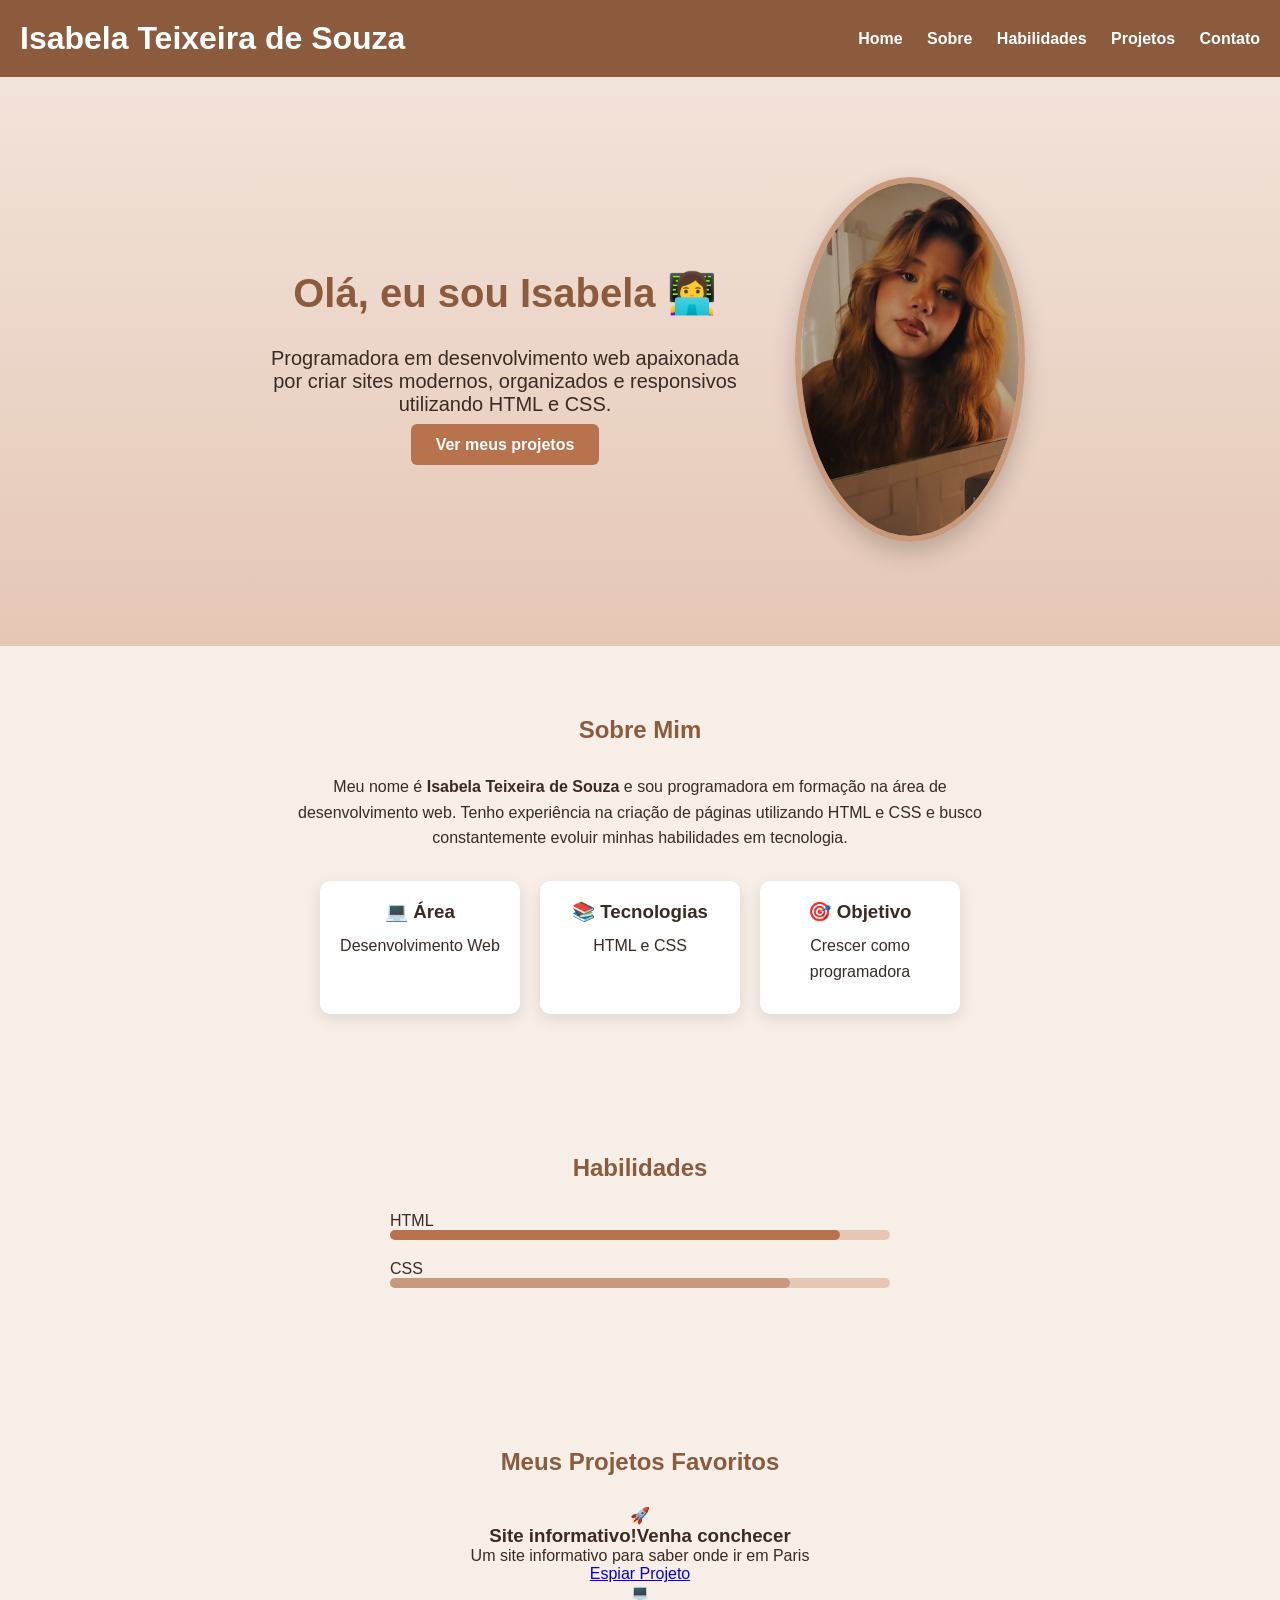
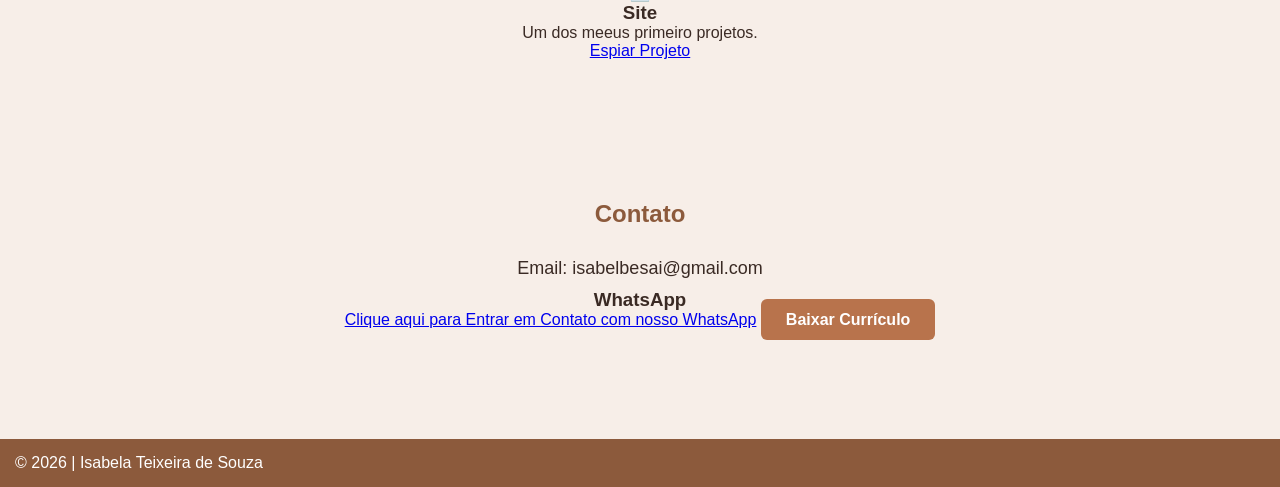
<file: index.html>
<!DOCTYPE html>
<html lang="pt-br">
<head>
<meta charset="UTF-8">
<meta name="viewport" content="width=device-width, initial-scale=1.0">
<title>Portfólio | Isabela Teixeira de Souza</title>
<link rel="stylesheet" href="style.css">
</head>
<body>
<header>
<h1>Isabela Teixeira de Souza</h1>
<nav>
<a href="#home">Home</a>
<a href="#sobre">Sobre</a>
<a href="#skills">Habilidades</a>
<a href="#projetos">Projetos</a>
<a href="#contato">Contato</a>
</nav>
</header>
<section id="home" class="home">
<div class="home-container">
<div class="home-text">
<h2>Olá, eu sou Isabela 👩‍💻</h2>
<p class="destaque">

Programadora em desenvolvimento web apaixonada por criar

sites modernos, organizados e responsivos utilizando HTML e CSS.
</p>
<a href="#projetos" class="botao">Ver meus projetos</a>
</div>
<div class="home-foto">
<img src="isabela.jpg" alt="Foto de Isabela">
</div>
</div>
</section>
<section id="sobre">
<h2>Sobre Mim</h2>
<p>

Meu nome é <strong>Isabela Teixeira de Souza</strong> e sou programadora em formação na área de desenvolvimento web.

Tenho experiência na criação de páginas utilizando HTML e CSS e busco constantemente evoluir minhas habilidades em tecnologia.
</p>
<div class="info">
<div class="info-card">
<h3>💻 Área</h3>
<p>Desenvolvimento Web</p>
</div>
<div class="info-card">
<h3>📚 Tecnologias</h3>
<p>HTML e CSS</p>
</div>
<div class="info-card">
<h3>🎯 Objetivo</h3>
<p>Crescer como programadora</p>
</div>
</div>
</section>
<section id="skills">
<h2>Habilidades</h2>
<div class="skills">
<div class="skill">
<p>HTML</p>
<div class="barra">
<div class="nivel html"></div>
</div>
</div>
<div class="skill">
<p>CSS</p>
<div class="barra">
<div class="nivel css"></div>
</div>
</div>
</div>
</section>
 <section id="projetos">
            <h2><i class="fas fa-star"></i> Meus Projetos Favoritos</h2>
            <div class="grid-projetos">
                <!-- Projeto 1 -->
                <article class="projeto-card">
                    <div class="projeto-emoji">🚀</div>
                    <h3>Site informativo!Venha conchecer</h3>
                    <p>Um site informativo para saber onde ir em Paris</p>
                    <a href="https://isabelbesai-cpu.github.io/SiteParis/" class="btn-projeto">Espiar Projeto</a>
                </article>


                <!-- Projeto 3 -->
                <article class="projeto-card">
                    <div class="projeto-emoji">💻</div>
                    <h3>Site </h3>
                    <p>Um dos meeus primeiro projetos.</p>
                    <a href="https://isabelbesai-cpu.github.io/leidi/" class="btn-projeto">Espiar Projeto</a>
                </article>
            </div>
        </section>

</p>
</div>
</div>
</section>
<section id="contato">
<h2>Contato</h2>
<p>Email: isabelbesai@gmail.com</p>
 <h3>WhatsApp</h3>
       
 <a href="https://wa.me/+5527992014478" target="_blank">Clique aqui para Entrar em Contato com nosso WhatsApp</a>
<a class="botao" href="#">Baixar Currículo</a>
</section>
<footer>
<p>© 2026 | Isabela Teixeira de Souza</p>
</footer>
</body>
</html>
</file>
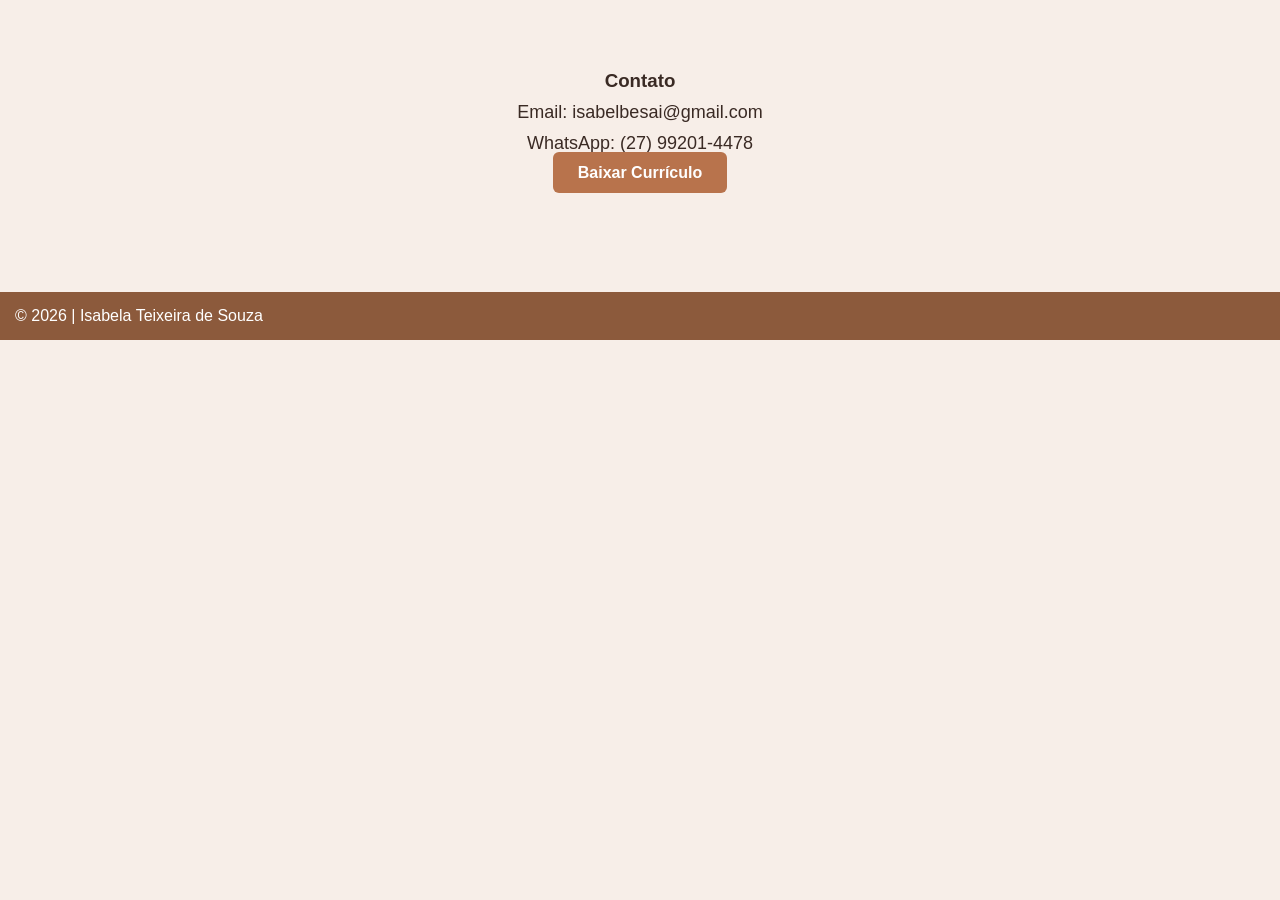
<file: contato.html>
<!DOCTYPE html>
<html lang="pt-br">
<head>
<meta charset="UTF-8">
<meta name="viewport" content="width=device-width, initial-scale=1.0">
<title>Portfólio | Isabela Teixeira de Souza</title>
<link rel="stylesheet" href="style.css">
</head>
<body>
<section id="contato">
<h3>Contato</h3>
<p>
    <a href=""></a>
</p>
<p>Email: isabelbesai@gmail.com</p>
<p>WhatsApp: (27) 99201-4478</p>
<a class="botao" href="#">Baixar Currículo</a>
</section>
<footer>
<p>© 2026 | Isabela Teixeira de Souza</p>
</footer>
</body>
</html>
</file>
<file: style.css>
*{

margin:0;

padding:0;

box-sizing:border-box;

font-family:Arial, Helvetica, sans-serif;

}

body{

background:#f7eee8;

color:#3a2a24;

}

/* HEADER */

header{

background:#8c5a3c;

padding:20px;

display:flex;

justify-content:space-between;

align-items:center;

flex-wrap:wrap;

}

header h1{

color:white;

}

nav a{

margin-left:20px;

text-decoration:none;

color:white;

font-weight:bold;

}

nav a:hover{

opacity:0.7;

}

/* HOME */

.home{

padding:100px 20px;

background:linear-gradient(#f2e3da,#e5c7b5);

}

.home-container{

display:flex;

justify-content:center;

align-items:center;

gap:40px;

flex-wrap:wrap;

}

.home-text{

max-width:500px;

}

.home-text h2{

font-size:40px;

color:#8c5a3c;

}

.destaque{

font-size:20px;

margin:20px 0;

}

/* FOTO */

.home-foto img{

width:230px;

border-radius:50%;

border:6px solid #c89a7b;

box-shadow:0 10px 25px rgba(0,0,0,0.2);

}

/* BOTÃO */

.botao{

background:#b8734c;

color:white;

padding:12px 25px;

border-radius:6px;

text-decoration:none;

font-weight:bold;

}

.botao:hover{

background:#8c5a3c;

}

/* SEÇÕES */

section{

padding:70px 20px;

text-align:center;

}

h2{

margin-bottom:30px;

color:#8c5a3c;

}

/* SOBRE */

#sobre p{

max-width:700px;

margin:10px auto;

line-height:1.6;

}

.info{

display:flex;

justify-content:center;

gap:20px;

flex-wrap:wrap;

margin-top:30px;

}

.info-card{

background:white;

padding:20px;

width:200px;

border-radius:10px;

box-shadow:0 5px 15px rgba(0,0,0,0.1);

}

/* SKILLS */

.skills{

max-width:500px;

margin:auto;

}

.skill{

margin:20px 0;

text-align:left;

}

.barra{

background:#e5c7b5;

height:10px;

border-radius:5px;

}

.nivel{

height:10px;

border-radius:5px;

}

.html{

width:90%;

background:#b8734c;

}

.css{

width:80%;

background:#c89a7b;

}

/* PROJETOS */

.projetos{

display:flex;

justify-content:center;

gap:20px;

flex-wrap:wrap;

}

.card{

background:white;

padding:25px;

width:300px;

border-radius:10px;

box-shadow:0 5px 15px rgba(0,0,0,0.1);

transition:0.3s;

}

.card:hover{

transform:translateY(-6px);

}

/* CONTATO */

#contato p{

font-size:18px;

margin:10px;

}

/* FOOTER */

footer{

background:#8c5a3c;

color:white;

padding:15px;

margin-top:40px;

}
</file>
